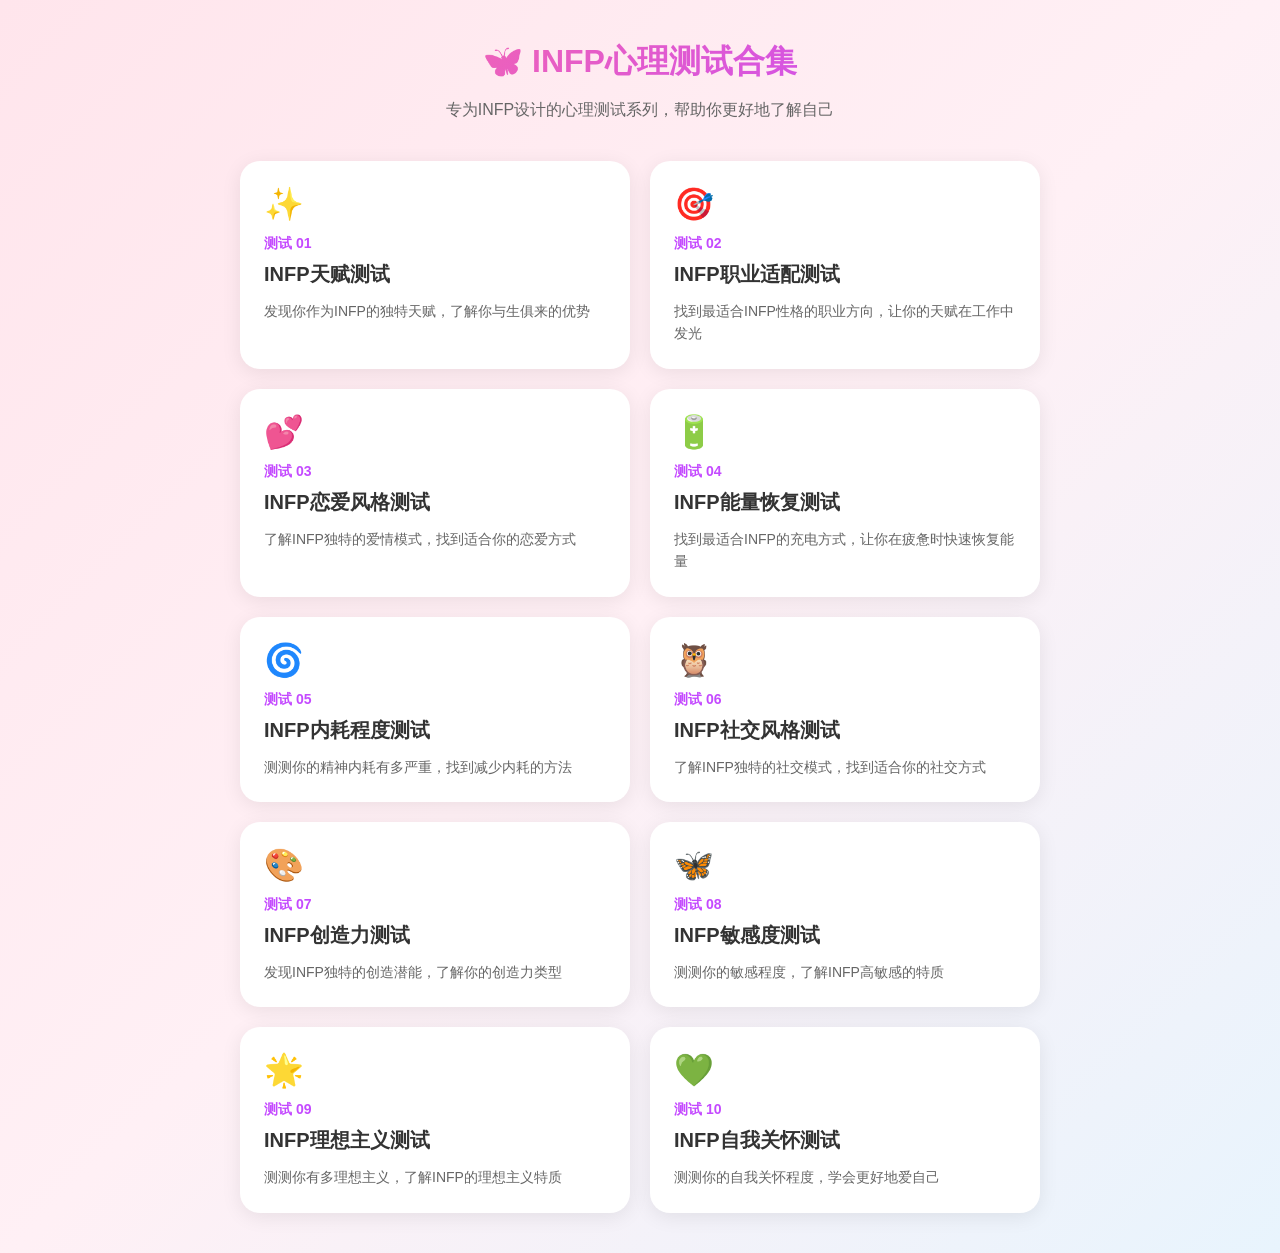
<file: index.html>
<!DOCTYPE html>
<html lang="zh-CN">
<head>
    <meta charset="UTF-8">
    <meta name="viewport" content="width=device-width, initial-scale=1.0">
    <title>INFP心理测试合集</title>
    <style>
        * {
            margin: 0;
            padding: 0;
            box-sizing: border-box;
        }
        body {
            font-family: -apple-system, BlinkMacSystemFont, 'PingFang SC', 'Microsoft YaHei', sans-serif;
            background: linear-gradient(135deg, #FFE5EC 0%, #FFF0F5 50%, #E8F4FD 100%);
            min-height: 100vh;
            padding: 40px 20px;
        }
        .container {
            max-width: 800px;
            margin: 0 auto;
        }
        h1 {
            text-align: center;
            font-size: 32px;
            background: linear-gradient(135deg, #FF6B9D 0%, #C44AFF 100%);
            -webkit-background-clip: text;
            -webkit-text-fill-color: transparent;
            margin-bottom: 16px;
        }
        .subtitle {
            text-align: center;
            color: #666;
            margin-bottom: 40px;
            font-size: 16px;
        }
        .test-grid {
            display: grid;
            grid-template-columns: repeat(auto-fill, minmax(350px, 1fr));
            gap: 20px;
        }
        .test-card {
            background: white;
            border-radius: 20px;
            padding: 24px;
            box-shadow: 0 4px 20px rgba(0,0,0,0.08);
            transition: transform 0.3s, box-shadow 0.3s;
            text-decoration: none;
            color: inherit;
            display: block;
        }
        .test-card:hover {
            transform: translateY(-4px);
            box-shadow: 0 8px 30px rgba(255, 107, 157, 0.2);
        }
        .test-number {
            font-size: 14px;
            color: #C44AFF;
            font-weight: 600;
            margin-bottom: 8px;
        }
        .test-title {
            font-size: 20px;
            font-weight: 700;
            color: #333;
            margin-bottom: 12px;
        }
        .test-desc {
            font-size: 14px;
            color: #666;
            line-height: 1.6;
        }
        .test-icon {
            font-size: 32px;
            margin-bottom: 12px;
        }
        @media (max-width: 600px) {
            .test-grid {
                grid-template-columns: 1fr;
            }
            h1 {
                font-size: 26px;
            }
        }
    </style>
</head>
<body>
    <div class="container">
        <h1>🦋 INFP心理测试合集</h1>
        <p class="subtitle">专为INFP设计的心理测试系列，帮助你更好地了解自己</p>

        <div class="test-grid">
            <a href="./1-infp-talent-test/index.html" class="test-card">
                <div class="test-icon">✨</div>
                <div class="test-number">测试 01</div>
                <div class="test-title">INFP天赋测试</div>
                <div class="test-desc">发现你作为INFP的独特天赋，了解你与生俱来的优势</div>
            </a>

            <a href="./2-INFP职业适配测试/index.html" class="test-card">
                <div class="test-icon">🎯</div>
                <div class="test-number">测试 02</div>
                <div class="test-title">INFP职业适配测试</div>
                <div class="test-desc">找到最适合INFP性格的职业方向，让你的天赋在工作中发光</div>
            </a>

            <a href="./3-INFP恋爱风格测试/index.html" class="test-card">
                <div class="test-icon">💕</div>
                <div class="test-number">测试 03</div>
                <div class="test-title">INFP恋爱风格测试</div>
                <div class="test-desc">了解INFP独特的爱情模式，找到适合你的恋爱方式</div>
            </a>

            <a href="./4-INFP能量恢复测试/index.html" class="test-card">
                <div class="test-icon">🔋</div>
                <div class="test-number">测试 04</div>
                <div class="test-title">INFP能量恢复测试</div>
                <div class="test-desc">找到最适合INFP的充电方式，让你在疲惫时快速恢复能量</div>
            </a>

            <a href="./5-INFP内耗程度测试/index.html" class="test-card">
                <div class="test-icon">🌀</div>
                <div class="test-number">测试 05</div>
                <div class="test-title">INFP内耗程度测试</div>
                <div class="test-desc">测测你的精神内耗有多严重，找到减少内耗的方法</div>
            </a>

            <a href="./6-INFP社交风格测试/index.html" class="test-card">
                <div class="test-icon">🦉</div>
                <div class="test-number">测试 06</div>
                <div class="test-title">INFP社交风格测试</div>
                <div class="test-desc">了解INFP独特的社交模式，找到适合你的社交方式</div>
            </a>

            <a href="./7-INFP创造力测试/index.html" class="test-card">
                <div class="test-icon">🎨</div>
                <div class="test-number">测试 07</div>
                <div class="test-title">INFP创造力测试</div>
                <div class="test-desc">发现INFP独特的创造潜能，了解你的创造力类型</div>
            </a>

            <a href="./8-INFP敏感度测试/index.html" class="test-card">
                <div class="test-icon">🦋</div>
                <div class="test-number">测试 08</div>
                <div class="test-title">INFP敏感度测试</div>
                <div class="test-desc">测测你的敏感程度，了解INFP高敏感的特质</div>
            </a>

            <a href="./9-INFP理想主义测试/index.html" class="test-card">
                <div class="test-icon">🌟</div>
                <div class="test-number">测试 09</div>
                <div class="test-title">INFP理想主义测试</div>
                <div class="test-desc">测测你有多理想主义，了解INFP的理想主义特质</div>
            </a>

            <a href="./10-INFP自我关怀测试/index.html" class="test-card">
                <div class="test-icon">💚</div>
                <div class="test-number">测试 10</div>
                <div class="test-title">INFP自我关怀测试</div>
                <div class="test-desc">测测你的自我关怀程度，学会更好地爱自己</div>
            </a>
        </div>
    </div>
</body>
</html>
</file>
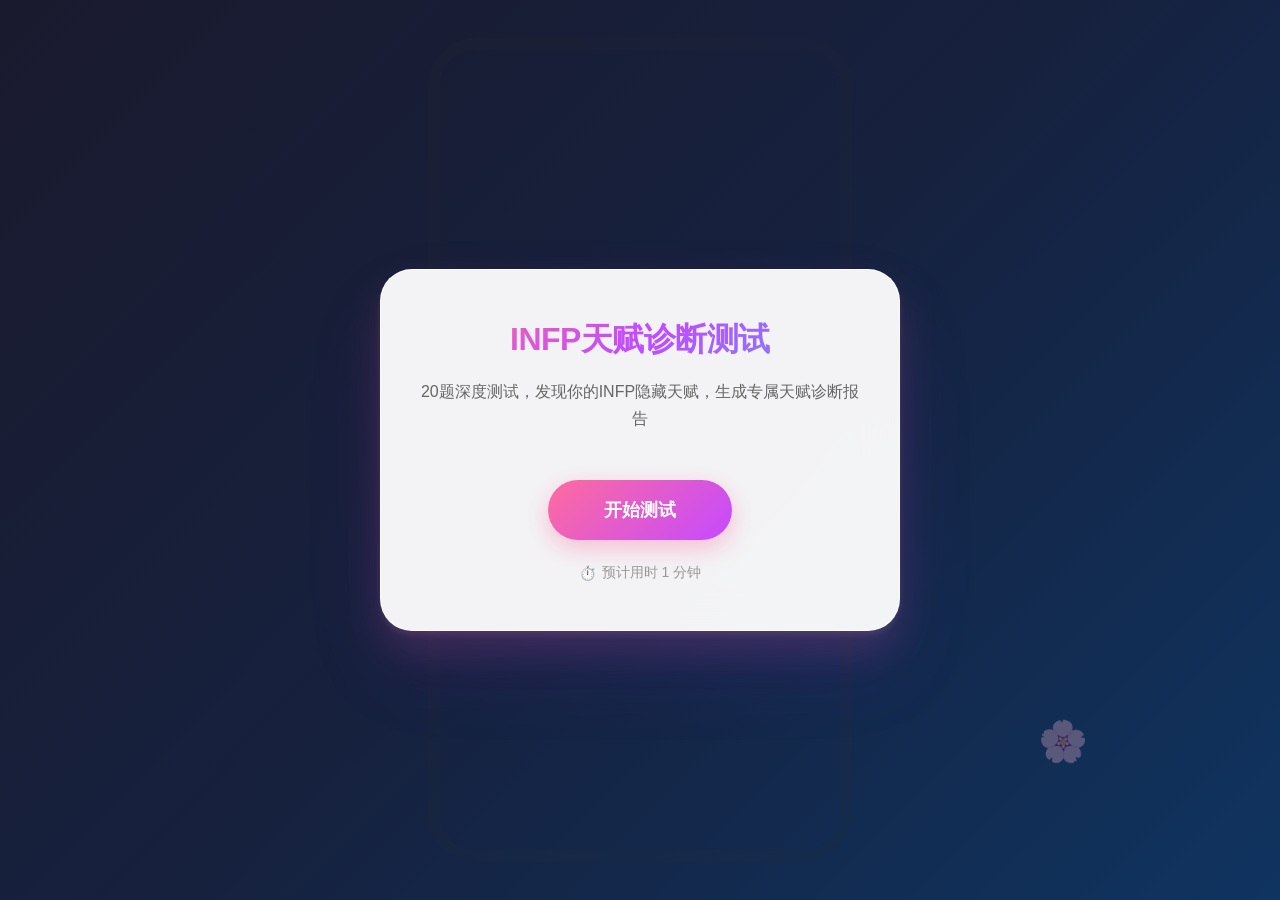
<file: 1-infp-talent-test/index.html>
<!DOCTYPE html>
<html lang="zh-CN">
<head>
    <meta charset="UTF-8">
    <meta name="viewport" content="width=device-width, initial-scale=1.0">
    <title>心理测试</title>
    <link rel="stylesheet" href="style.css">
</head>
<body>
    <!-- 开始页面 -->
    <div id="start-page" class="page active">
        <div class="container">
            <div class="title-area">
                <h1 id="test-title">心理测试</h1>
                <p id="test-desc">探索你的内心世界</p>
            </div>
            <button class="btn-primary" onclick="startTest()">开始测试</button>
            <p class="tips">预计用时 1 分钟</p>
        </div>
    </div>

    <!-- 问题页面 -->
    <div id="question-page" class="page">
        <div class="container">
            <div class="progress-bar">
                <div class="progress" id="progress"></div>
            </div>
            <p class="question-num" id="question-num">第 1 题</p>
            <h2 class="question-text" id="question-text"></h2>
            <div class="options" id="options"></div>
        </div>
    </div>

    <!-- 结果页面 -->
    <div id="result-page" class="page">
        <div class="container">
            <div class="result-card">
                <div class="result-icon" id="result-icon">🌟</div>
                <h2 class="result-title" id="result-title"></h2>
                <div class="result-tags" id="result-tags"></div>
                <p class="result-desc" id="result-desc"></p>
                <div class="result-details" id="result-details"></div>
            </div>
            <button class="btn-secondary" onclick="restartTest()">重新测试</button>
            <button class="btn-share" onclick="shareResult()">分享结果</button>
        </div>
    </div>

    <script src="config.js"></script>
    <script src="app.js"></script>
</body>
</html>
</file>
<file: 1-infp-talent-test/style.css>
/* 基础样式 */
* {
    margin: 0;
    padding: 0;
    box-sizing: border-box;
}

body {
    font-family: -apple-system, BlinkMacSystemFont, 'PingFang SC', 'Hiragino Sans GB', 'Microsoft YaHei', sans-serif;
    background: linear-gradient(135deg, #FFE5EC 0%, #FFF0F5 50%, #E8F4FD 100%);
    min-height: 100vh;
    display: flex;
    justify-content: center;
    align-items: center;
    padding: 20px;
    position: relative;
    overflow-x: hidden;
}

/* 装饰元素 */
body::before {
    content: "✨";
    position: fixed;
    top: 10%;
    left: 10%;
    font-size: 30px;
    opacity: 0.3;
    animation: float 6s ease-in-out infinite;
}

body::after {
    content: "🌸";
    position: fixed;
    bottom: 15%;
    right: 15%;
    font-size: 40px;
    opacity: 0.3;
    animation: float 8s ease-in-out infinite reverse;
}

@keyframes float {
    0%, 100% { transform: translateY(0) rotate(0deg); }
    50% { transform: translateY(-20px) rotate(10deg); }
}

/* 页面容器 */
.page {
    display: none;
    width: 100%;
    max-width: 480px;
    animation: fadeIn 0.6s cubic-bezier(0.16, 1, 0.3, 1);
}

/* 电脑端优化显示 */
@media (min-width: 768px) {
    body {
        background: linear-gradient(135deg, #1a1a2e 0%, #16213e 50%, #0f3460 100%);
    }

    .page {
        max-width: 520px;
    }

    .container {
        padding: 56px 40px;
    }

    h1 {
        font-size: 36px;
    }

    .question-text {
        font-size: 24px;
    }

    /* 电脑端显示手机框架效果 */
    body::before {
        content: "";
        position: fixed;
        top: 50%;
        left: 50%;
        transform: translate(-50%, -50%);
        width: 400px;
        height: 800px;
        border: 12px solid #333;
        border-radius: 48px;
        opacity: 0.1;
        pointer-events: none;
    }
}

.page.active {
    display: block;
}

@keyframes fadeIn {
    from {
        opacity: 0;
        transform: translateY(30px) scale(0.95);
    }
    to {
        opacity: 1;
        transform: translateY(0) scale(1);
    }
}

.container {
    background: rgba(255, 255, 255, 0.95);
    backdrop-filter: blur(20px);
    border-radius: 32px;
    padding: 48px 32px;
    box-shadow:
        0 4px 6px rgba(255, 182, 193, 0.1),
        0 20px 40px rgba(255, 105, 180, 0.15),
        0 40px 80px rgba(138, 43, 226, 0.1);
    text-align: center;
    position: relative;
    border: 1px solid rgba(255, 255, 255, 0.8);
}

/* 开始页面 */
.title-area {
    margin-bottom: 48px;
}

h1 {
    font-size: 32px;
    background: linear-gradient(135deg, #FF6B9D 0%, #C44AFF 50%, #6B8CFF 100%);
    -webkit-background-clip: text;
    -webkit-text-fill-color: transparent;
    background-clip: text;
    margin-bottom: 16px;
    font-weight: 800;
    letter-spacing: -0.5px;
}

#test-desc {
    color: #666;
    font-size: 16px;
    line-height: 1.7;
    font-weight: 400;
}

.btn-primary {
    background: linear-gradient(135deg, #FF6B9D 0%, #C44AFF 100%);
    color: white;
    border: none;
    padding: 18px 56px;
    font-size: 18px;
    border-radius: 100px;
    cursor: pointer;
    transition: all 0.4s cubic-bezier(0.16, 1, 0.3, 1);
    font-weight: 600;
    box-shadow: 0 8px 24px rgba(255, 107, 157, 0.4);
    position: relative;
    overflow: hidden;
}

.btn-primary::before {
    content: "";
    position: absolute;
    top: 0;
    left: -100%;
    width: 100%;
    height: 100%;
    background: linear-gradient(90deg, transparent, rgba(255,255,255,0.3), transparent);
    transition: left 0.5s;
}

.btn-primary:hover {
    transform: translateY(-4px) scale(1.02);
    box-shadow: 0 16px 40px rgba(255, 107, 157, 0.5);
}

.btn-primary:hover::before {
    left: 100%;
}

.btn-primary:active {
    transform: translateY(-2px) scale(0.98);
}

.tips {
    margin-top: 24px;
    color: #999;
    font-size: 14px;
    display: flex;
    align-items: center;
    justify-content: center;
    gap: 6px;
}

.tips::before {
    content: "⏱️";
}

/* 进度条 */
.progress-bar {
    width: 100%;
    height: 8px;
    background: #F0F0F0;
    border-radius: 100px;
    margin-bottom: 36px;
    overflow: hidden;
}

.progress {
    height: 100%;
    background: linear-gradient(90deg, #FF6B9D, #C44AFF);
    border-radius: 100px;
    transition: width 0.5s cubic-bezier(0.16, 1, 0.3, 1);
    position: relative;
}

.progress::after {
    content: "";
    position: absolute;
    top: 0;
    left: 0;
    right: 0;
    bottom: 0;
    background: linear-gradient(90deg, transparent, rgba(255,255,255,0.4), transparent);
    animation: shimmer 2s infinite;
}

@keyframes shimmer {
    0% { transform: translateX(-100%); }
    100% { transform: translateX(100%); }
}

/* 问题页面 */
.question-num {
    color: #C44AFF;
    font-size: 14px;
    margin-bottom: 12px;
    font-weight: 600;
}

.question-text {
    font-size: 22px;
    color: #333;
    margin-bottom: 36px;
    line-height: 1.6;
    font-weight: 600;
}

.options {
    display: flex;
    flex-direction: column;
    gap: 14px;
}

.option-btn {
    background: linear-gradient(135deg, #FAFAFA 0%, #F5F5F5 100%);
    border: 2px solid transparent;
    padding: 18px 22px;
    border-radius: 16px;
    font-size: 16px;
    color: #333;
    cursor: pointer;
    transition: all 0.3s cubic-bezier(0.16, 1, 0.3, 1);
    text-align: left;
    font-weight: 500;
    position: relative;
    overflow: hidden;
    display: flex;
    align-items: center;
    gap: 12px;
}

.option-label {
    display: inline-flex;
    align-items: center;
    justify-content: center;
    width: 32px;
    height: 32px;
    background: linear-gradient(135deg, #FF6B9D 0%, #C44AFF 100%);
    color: white;
    border-radius: 50%;
    font-weight: 700;
    font-size: 14px;
    flex-shrink: 0;
}

.option-text {
    flex: 1;
}

.option-btn::before {
    content: "";
    position: absolute;
    left: 0;
    top: 0;
    height: 100%;
    width: 4px;
    background: linear-gradient(135deg, #FF6B9D, #C44AFF);
    transform: scaleY(0);
    transition: transform 0.3s;
}

.option-btn:hover {
    background: linear-gradient(135deg, #FFF0F5 0%, #F0E6FF 100%);
    border-color: rgba(196, 74, 255, 0.3);
    transform: translateX(8px);
    box-shadow: 0 4px 16px rgba(196, 74, 255, 0.15);
}

.option-btn:hover::before {
    transform: scaleY(1);
}

.option-btn:active {
    transform: translateX(8px) scale(0.98);
}

/* 结果页面 */
.result-card {
    margin-bottom: 36px;
}

.result-icon {
    font-size: 80px;
    margin-bottom: 24px;
    animation: bounce 2s ease-in-out infinite;
}

@keyframes bounce {
    0%, 100% { transform: translateY(0); }
    50% { transform: translateY(-10px); }
}

.result-title {
    font-size: 28px;
    background: linear-gradient(135deg, #FF6B9D 0%, #C44AFF 100%);
    -webkit-background-clip: text;
    -webkit-text-fill-color: transparent;
    background-clip: text;
    margin-bottom: 20px;
    font-weight: 800;
}

.result-tags {
    display: flex;
    justify-content: center;
    gap: 10px;
    flex-wrap: wrap;
    margin-bottom: 24px;
}

.tag {
    background: linear-gradient(135deg, rgba(255, 107, 157, 0.1) 0%, rgba(196, 74, 255, 0.1) 100%);
    color: #C44AFF;
    padding: 8px 18px;
    border-radius: 100px;
    font-size: 14px;
    font-weight: 500;
    border: 1px solid rgba(196, 74, 255, 0.2);
}

.result-desc {
    color: #555;
    font-size: 16px;
    line-height: 1.9;
    margin-bottom: 24px;
    padding: 0 8px;
}

.result-details {
    background: linear-gradient(135deg, #FAFAFA 0%, #F5F5F5 100%);
    border-radius: 20px;
    padding: 24px;
    text-align: left;
    border: 1px solid rgba(0,0,0,0.05);
}

.result-details h4 {
    color: #C44AFF;
    margin-bottom: 20px;
    font-size: 18px;
    font-weight: 700;
    text-align: center;
}

.report-content {
    padding: 0;
}

.report-section {
    color: #333;
    font-size: 15px;
    font-weight: 700;
    margin-top: 16px;
    margin-bottom: 8px;
    padding-bottom: 8px;
    border-bottom: 2px solid rgba(196, 74, 255, 0.2);
}

.report-section:first-child {
    margin-top: 0;
}

.report-text {
    color: #555;
    font-size: 14px;
    line-height: 1.8;
    margin: 8px 0;
    padding-left: 12px;
    border-left: 3px solid rgba(196, 74, 255, 0.3);
}

.result-details li::before {
    content: "✨ ";
    margin-right: 4px;
}

.btn-secondary {
    background: white;
    color: #C44AFF;
    border: 2px solid rgba(196, 74, 255, 0.3);
    padding: 14px 36px;
    font-size: 16px;
    border-radius: 100px;
    cursor: pointer;
    margin-right: 12px;
    transition: all 0.3s;
    font-weight: 600;
}

.btn-secondary:hover {
    background: rgba(196, 74, 255, 0.05);
    border-color: #C44AFF;
}

.btn-share {
    background: linear-gradient(135deg, #6B8CFF 0%, #4ECDC4 100%);
    color: white;
    border: none;
    padding: 14px 36px;
    font-size: 16px;
    border-radius: 100px;
    cursor: pointer;
    transition: all 0.3s cubic-bezier(0.16, 1, 0.3, 1);
    font-weight: 600;
    box-shadow: 0 4px 16px rgba(107, 140, 255, 0.3);
}

.btn-share:hover {
    transform: translateY(-2px);
    box-shadow: 0 8px 24px rgba(107, 140, 255, 0.4);
}

/* 响应式 */
@media (max-width: 480px) {
    body {
        padding: 16px;
    }

    .container {
        padding: 36px 24px;
        border-radius: 28px;
    }

    h1 {
        font-size: 26px;
    }

    .question-text {
        font-size: 19px;
    }

    .option-btn {
        padding: 16px 18px;
        font-size: 15px;
    }

    .btn-secondary, .btn-share {
        padding: 12px 28px;
        font-size: 14px;
        margin-bottom: 8px;
    }

    .result-icon {
        font-size: 60px;
    }

    .result-title {
        font-size: 24px;
    }
}

/* 选中的选项动画 */
.option-btn.selected {
    background: linear-gradient(135deg, #FF6B9D 0%, #C44AFF 100%);
    color: white;
    transform: translateX(8px) scale(1.02);
    box-shadow: 0 8px 24px rgba(196, 74, 255, 0.3);
}

/* 加载动画 */
.loading {
    display: inline-block;
    width: 20px;
    height: 20px;
    border: 3px solid rgba(255,255,255,0.3);
    border-radius: 50%;
    border-top-color: white;
    animation: spin 1s ease-in-out infinite;
}

@keyframes spin {
    to { transform: rotate(360deg); }
}
</file>
